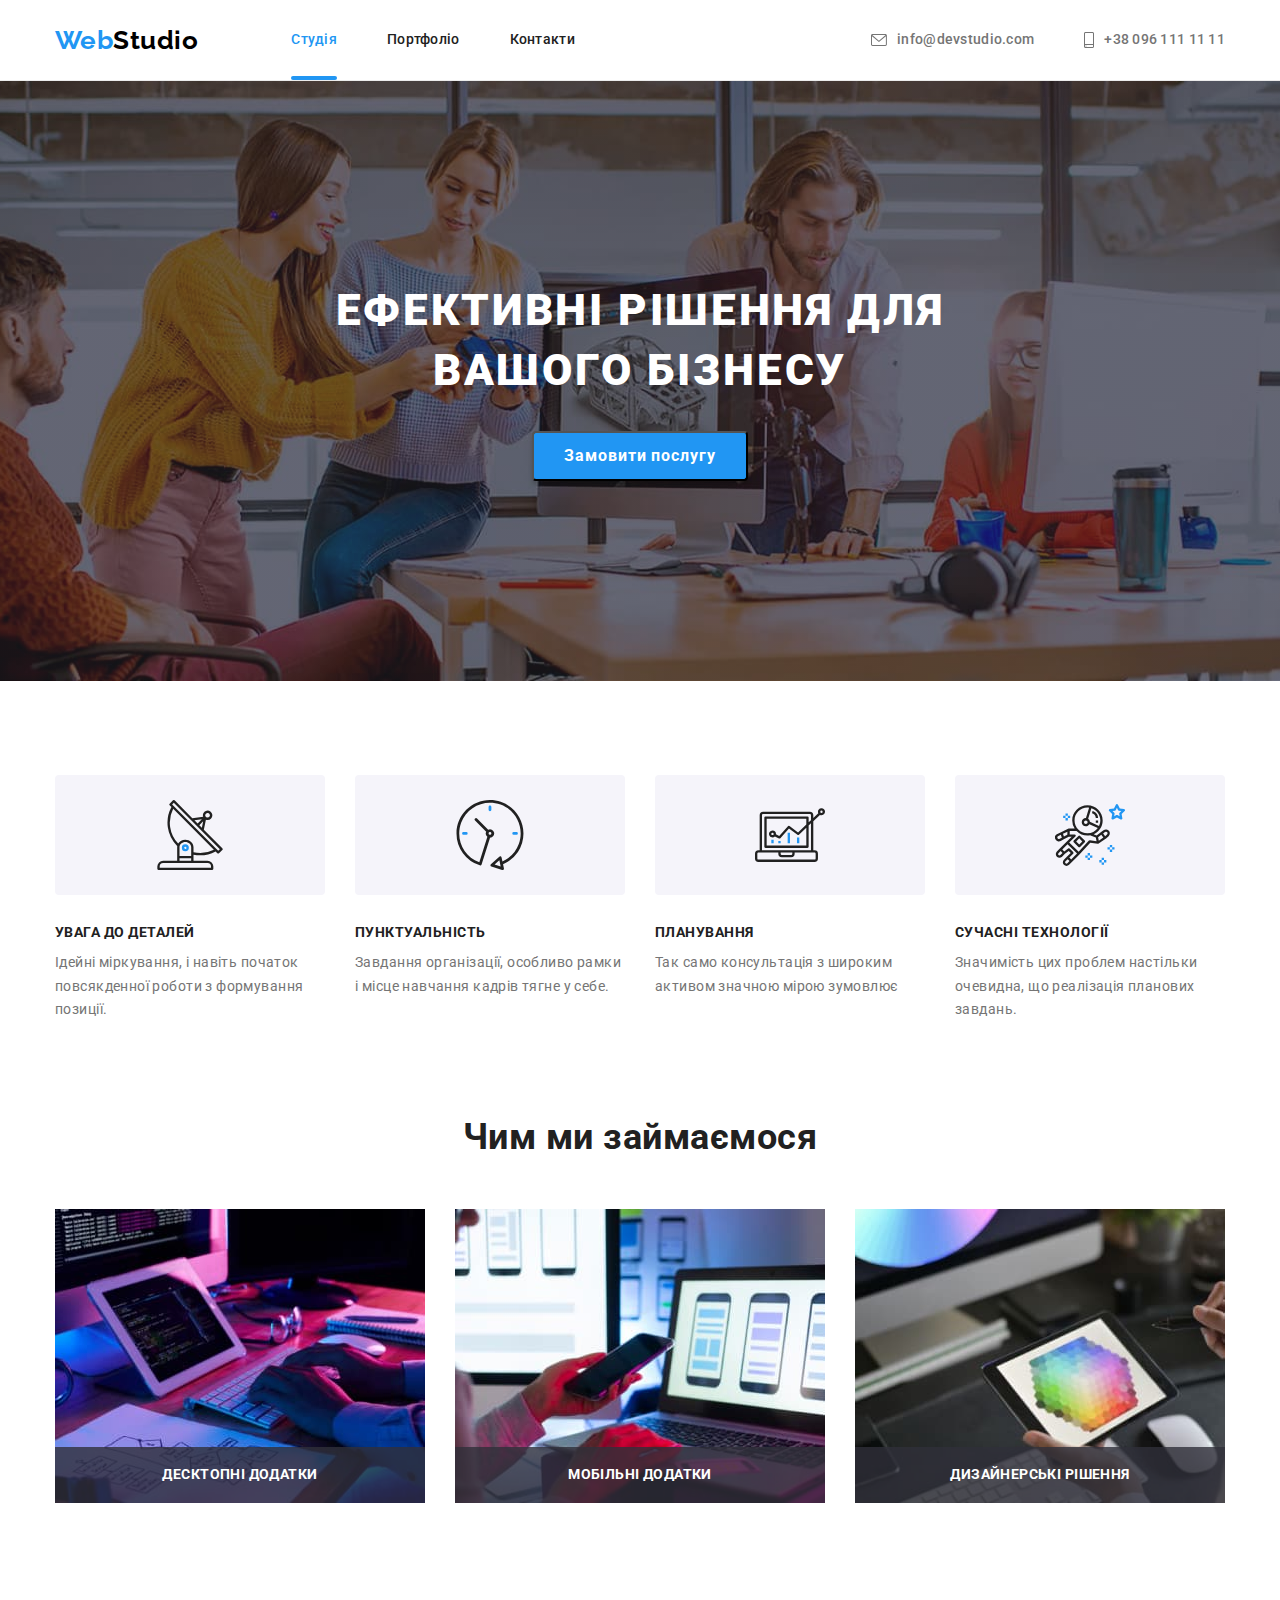
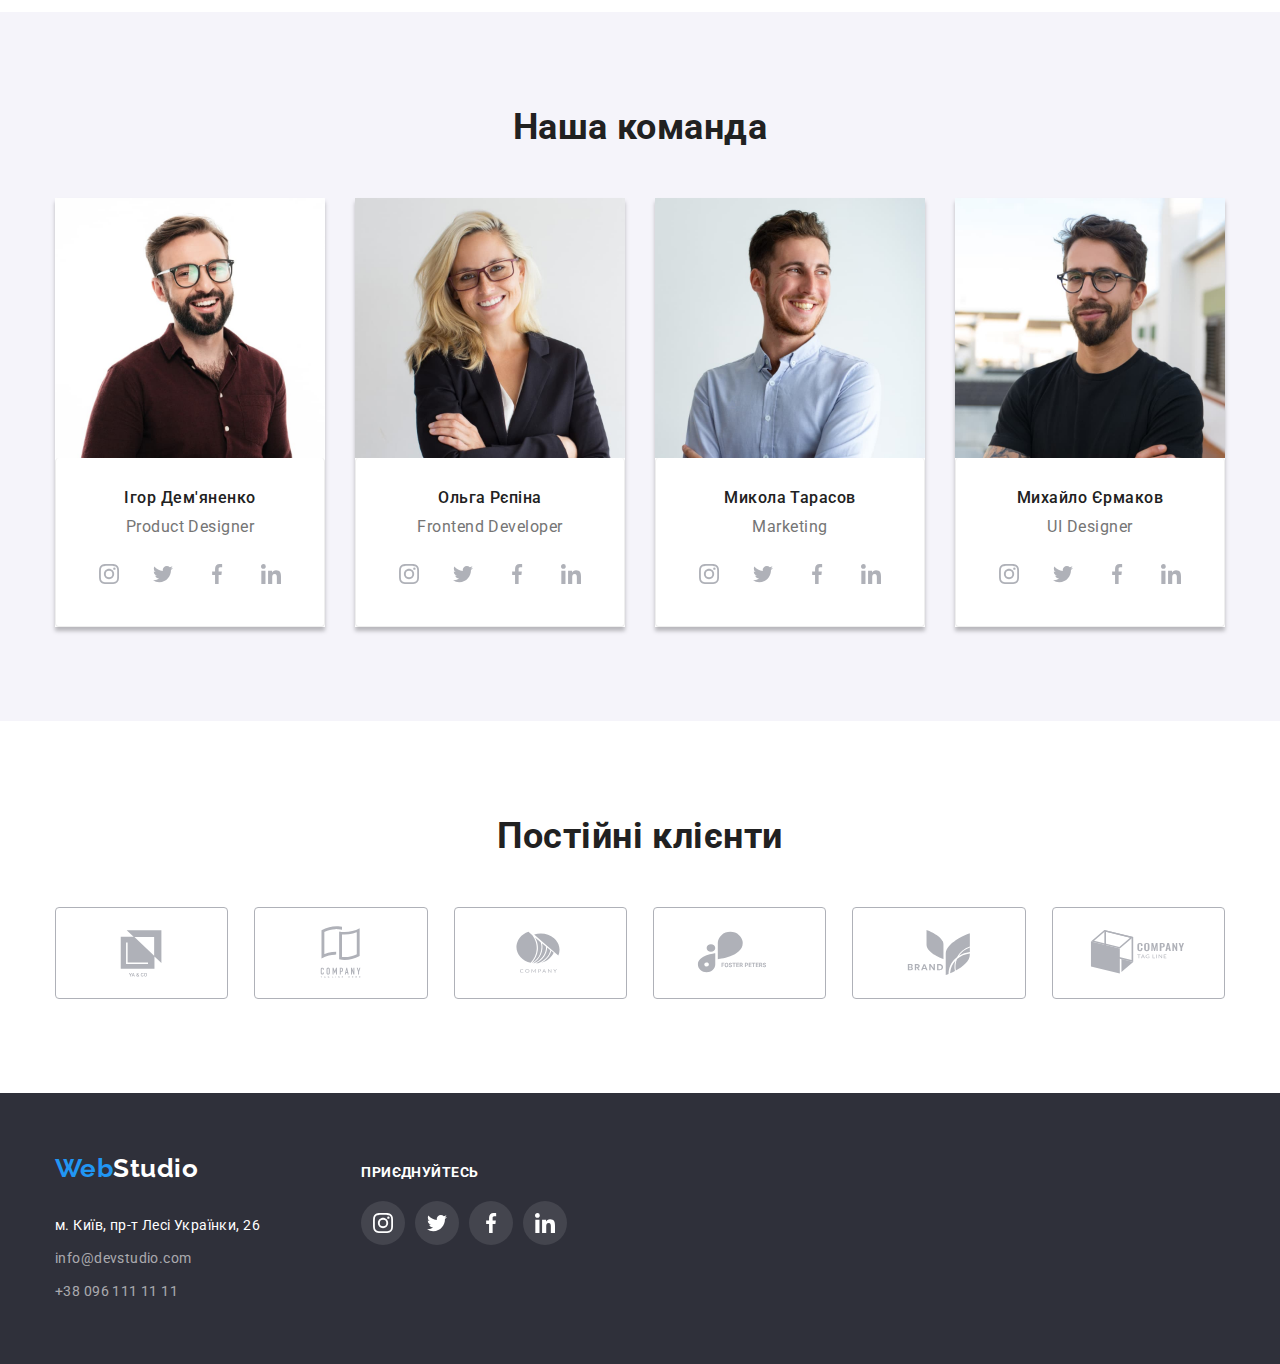
<file: index.html>
<!DOCTYPE html>
<html lang="uk">
  <head>
    <meta charset="UTF-8" />
    <meta http-equiv="X-UA-Compatible" content="IE=edge" />
    <meta name="viewport" content="width=device-width, initial-scale=1.0" />
    <title>WebStudio</title>

    <link rel="preconnect" href="https://fonts.googleapis.com" />
    <link rel="preconnect" href="https://fonts.gstatic.com" crossorigin />
    <link
      href="https://fonts.googleapis.com/css2?family=Montserrat&family=Raleway:wght@700&family=Roboto:wght@400;500;700;900&display=swap"
      rel="stylesheet"
    />
    <link
      rel="stylesheet"
      href="https://cdnjs.cloudflare.com/ajax/libs/modern-normalize/1.0.0/modern-normalize.min.css"
    />
    <link rel="stylesheet" href="./css/styles.css" />
  </head>

  <body class="page">
    <header class="header">
      <div class="container container-nav">
        <nav class="site-nav">
          <a href="./index.html" class="logo">
            Web<span class="logo-header">Studio</span>
          </a>

          <ul class="site-nav-list list">
            <li class="nav-name">
              <a href="./index.html" class="nav-name-link link current"
                >Студія</a
              >
            </li>
            <li class="nav-name">
              <a href="./portfolio.html" class="nav-name-link link"
                >Портфоліо</a
              >
            </li>
            <li class="nav-name">
              <a href="./Contacts.html" class="nav-name-link link">Контакти</a>
            </li>
          </ul>
        </nav>
        <div class="nav-contacts">
          <ul class="list nav-contacts-list">
            <li>
              <a href="mailto:info@devstudio.com" class="mailto">
                <svg class="icon-contacts-header" width="16" height="12">
                  <use href="./images/icons/symbol-defs.svg#envelope"></use>
                </svg>
                info@devstudio.com</a
              >
            </li>
            <li>
              <a href="tel:+380961111111" class="phone"
                ><svg class="icon-contacts-header" width="10" height="16">
                  <use href="./images/icons/symbol-defs.svg#smartphone"></use>
                </svg>
                +38 096 111 11 11</a
              >
            </li>
          </ul>
        </div>
      </div>
    </header>

    <main>
      <!--Hero-->
      <section class="hero overlay">
        <div class="container container-hero">
          <h1 class="hero-title">Ефективні рішення для вашого бізнесу</h1>
          <button type="button" class="order" data-modal-open>
            Замовити послугу
          </button>
        </div>
      </section>

      <!--Advantages-->
      <section class="section section-advantages">
        <div class="container advantages-container">
          <h2 hidden>Наші переваги</h2>
          <ul class="advantages-list list card-set">
            <li class="advantages-card card-set-item advantage-details">
              <div class="card-set-icon">
                <svg class="antenna" width="70" height="70">
                  <use href="./images/icons/symbol-defs.svg#antenna"></use>
                </svg>
              </div>
              <h3 class="advantages-title">Увага до деталей</h3>
              <p class="advantages-text">
                Ідейні міркування, i навіть початок повсякденної роботи з
                формування позиції.
              </p>
            </li>
            <li class="advantages-card card-set-item">
              <div class="card-set-icon">
                <svg class="clock" width="70" height="70">
                  <use href="./images/icons/symbol-defs.svg#clock"></use>
                </svg>
              </div>
              <h3 class="advantages-title">Пунктуальність</h3>
              <p class="advantages-text">
                Завдання організації, особливо рамки i місце навчання кадрів
                тягне у себе.
              </p>
            </li>
            <li class="advantages-card card-set-item">
              <div class="card-set-icon">
                <svg class="diagram" width="70" height="70">
                  <use href="./images/icons/symbol-defs.svg#diagram"></use>
                </svg>
              </div>
              <h3 class="advantages-title">Планування</h3>
              <p class="advantages-text">
                Так само консультація з широким активом значною мірою зумовлює
              </p>
            </li>
            <li class="advantages-card card-set-item">
              <div class="card-set-icon">
                <svg class="astronaut" width="70" height="70">
                  <use href="./images/icons/symbol-defs.svg#astronaut"></use>
                </svg>
              </div>
              <h3 class="advantages-title">Сучасні технології</h3>
              <p class="advantages-text">
                Значимість цих проблем настільки очевидна, що реалізація
                планових завдань.
              </p>
            </li>
          </ul>
        </div>
      </section>

      <!--Works-->
      <section class="section section-works">
        <div class="container">
          <h2 class="section-title">Чим ми займаємося</h2>
          <ul class="works list card-set">
            <li class="card-set-item works-item">
              <img
                src="./images/works-box1.jpg"
                alt="Робота за комп'ютером"
                width="370"
                height="294"
              />
              <div class="works-overlay">
                <p class="works-overlay-text">Десктопні додатки</p>
              </div>
            </li>
            <li class="card-set-item works-item">
              <img
                src="./images/works-box2.jpg"
                alt="Ноутбук з мобілним"
                width="370"
                height="294"
              />
              <div class="works-overlay">
                <p class="works-overlay-text">Мобільні додатки</p>
              </div>
            </li>
            <li class="card-set-item works-item">
              <img
                src="./images/works-box3.jpg"
                alt="Вибір кольрів макету"
                width="370"
                height="294"
              />
              <div class="works-overlay">
                <p class="works-overlay-text">Дизайнерські рішення</p>
              </div>
            </li>
          </ul>
        </div>
      </section>
      <!--Team-->
      <section class="section team">
        <div class="container">
          <h2 class="section-title">Наша команда</h2>
          <ul class="team-list list card-set">
            <li class="list-card card-set-item">
              <img
                class="img-team"
                src="./images/team-igor.jpg"
                alt="фото Ігоря"
                width="270"
                height="260"
              />
              <div class="team-card-wrap">
                <h3 class="team-name">Ігор Дем'яненко</h3>
                <p lang="en" class="team-position">Product Designer</p>
                <ul class="socials list">
                  <li class="socials-item">
                    <a
                      class="social-link link"
                      href="htpps://instagram.com"
                      target="_blank"
                      rel="noopener norefferer"
                      aria-label="Instagram"
                    >
                      <svg class="social-icon" width="20" height="20">
                        <use
                          href="./images/icons/symbol-defs.svg#instagram"
                        ></use></svg
                    ></a>
                  </li>
                  <li class="socials-item">
                    <a
                      class="social-link link"
                      href="https://twitter.com/"
                      target="_blank"
                      rel="noopener norefferer"
                      aria-label="Twitter"
                    >
                      <svg class="social-icon" width="20" height="20">
                        <use
                          href="./images/icons/symbol-defs.svg#twitter"
                        ></use></svg
                    ></a>
                  </li>
                  <li class="socials-item">
                    <a
                      class="social-link link"
                      href="htpps://facebook.com"
                      target="_blank"
                      rel="noopener norefferer"
                      aria-label="Instagram"
                    >
                      <svg class="social-icon" width="20" height="20">
                        <use
                          href="./images/icons/symbol-defs.svg#facebook"
                        ></use></svg
                    ></a>
                  </li>
                  <li class="socials-item">
                    <a
                      class="social-link link"
                      href="htpps://linkedin.com"
                      target="_blank"
                      rel="noopener norefferer"
                      aria-label="Instagram"
                    >
                      <svg class="social-icon" width="20" height="20">
                        <use
                          href="./images/icons/symbol-defs.svg#linkedin"
                        ></use></svg
                    ></a>
                  </li>
                </ul>
              </div>
            </li>
            <li class="list-card card-set-item">
              <img
                class="img-team"
                src="./images/team-olga.jpg"
                alt="фото Ольги"
                width="270"
                height="260"
              />
              <div class="team-card-wrap">
                <h3 class="team-name">Ольга Рєпіна</h3>
                <p lang="en" class="team-position">Frontend Developer</p>
                <ul class="socials list">
                  <li class="socials-item">
                    <a
                      class="social-link link"
                      href="htpps://instagram.com"
                      target="_blank"
                      rel="noopener norefferer"
                      aria-label="Instagram"
                    >
                      <svg class="social-icon" width="20" height="20">
                        <use
                          href="./images/icons/symbol-defs.svg#instagram"
                        ></use></svg
                    ></a>
                  </li>
                  <li class="socials-item">
                    <a
                      class="social-link link"
                      href="https://twitter.com/"
                      target="_blank"
                      rel="noopener norefferer"
                      aria-label="Twitter"
                    >
                      <svg class="social-icon" width="20" height="20">
                        <use
                          href="./images/icons/symbol-defs.svg#twitter"
                        ></use></svg
                    ></a>
                  </li>
                  <li class="socials-item">
                    <a
                      class="social-link link"
                      href="htpps://facebook.com"
                      target="_blank"
                      rel="noopener norefferer"
                      aria-label="Instagram"
                    >
                      <svg class="social-icon" width="20" height="20">
                        <use
                          href="./images/icons/symbol-defs.svg#facebook"
                        ></use></svg
                    ></a>
                  </li>
                  <li class="socials-item">
                    <a
                      class="social-link link"
                      href="htpps://linkedin.com"
                      target="_blank"
                      rel="noopener norefferer"
                      aria-label="Instagram"
                    >
                      <svg class="social-icon" width="20" height="20">
                        <use
                          href="./images/icons/symbol-defs.svg#linkedin"
                        ></use></svg
                    ></a>
                  </li>
                </ul>
              </div>
            </li>
            <li class="list-card card-set-item">
              <img
                class="img-team"
                src="./images/team-mikola.jpg"
                alt="фото Миколи"
                width="270"
                height="260"
              />
              <div class="team-card-wrap">
                <h3 class="team-name">Микола Тарасов</h3>
                <p lang="en" class="team-position">Marketing</p>
                <ul class="socials list">
                  <li class="socials-item">
                    <a
                      class="social-link link"
                      href="htpps://instagram.com"
                      target="_blank"
                      rel="noopener norefferer"
                      aria-label="Instagram"
                    >
                      <svg class="social-icon" width="20" height="20">
                        <use
                          href="./images/icons/symbol-defs.svg#instagram"
                        ></use></svg
                    ></a>
                  </li>
                  <li class="socials-item">
                    <a
                      class="social-link link"
                      href="https://twitter.com/"
                      target="_blank"
                      rel="noopener norefferer"
                      aria-label="Twitter"
                    >
                      <svg class="social-icon" width="20" height="20">
                        <use
                          href="./images/icons/symbol-defs.svg#twitter"
                        ></use></svg
                    ></a>
                  </li>
                  <li class="socials-item">
                    <a
                      class="social-link link"
                      href="htpps://facebook.com"
                      target="_blank"
                      rel="noopener norefferer"
                      aria-label="Instagram"
                    >
                      <svg class="social-icon" width="20" height="20">
                        <use
                          href="./images/icons/symbol-defs.svg#facebook"
                        ></use></svg
                    ></a>
                  </li>
                  <li class="socials-item">
                    <a
                      class="social-link link"
                      href="htpps://linkedin.com"
                      target="_blank"
                      rel="noopener norefferer"
                      aria-label="Instagram"
                    >
                      <svg class="social-icon" width="20" height="20">
                        <use
                          href="./images/icons/symbol-defs.svg#linkedin"
                        ></use></svg
                    ></a>
                  </li>
                </ul>
              </div>
            </li>
            <li class="list-card card-set-item">
              <img
                class="img-team"
                src="./images/team-mihalo.jpg"
                alt="фото Михайла"
                width="270"
                height="260"
              />
              <div class="team-card-wrap">
                <h3 class="team-name">Михайло Єрмаков</h3>
                <p lang="en" class="team-position">UI Designer</p>
                <ul class="socials list">
                  <li class="socials-item">
                    <a
                      class="social-link link"
                      href="htpps://instagram.com"
                      target="_blank"
                      rel="noopener norefferer"
                      aria-label="Instagram"
                    >
                      <svg class="social-icon" width="20" height="20">
                        <use
                          href="./images/icons/symbol-defs.svg#instagram"
                        ></use></svg
                    ></a>
                  </li>
                  <li class="socials-item">
                    <a
                      class="social-link link"
                      href="https://twitter.com/"
                      target="_blank"
                      rel="noopener norefferer"
                      aria-label="Twitter"
                    >
                      <svg class="social-icon" width="20" height="20">
                        <use
                          href="./images/icons/symbol-defs.svg#twitter"
                        ></use></svg
                    ></a>
                  </li>
                  <li class="socials-item">
                    <a
                      class="social-link link"
                      href="htpps://facebook.com"
                      target="_blank"
                      rel="noopener norefferer"
                      aria-label="Instagram"
                    >
                      <svg class="social-icon" width="20" height="20">
                        <use
                          href="./images/icons/symbol-defs.svg#facebook"
                        ></use></svg
                    ></a>
                  </li>
                  <li class="socials-item">
                    <a
                      class="social-link link"
                      href="htpps://linkedin.com"
                      target="_blank"
                      rel="noopener norefferer"
                      aria-label="Instagram"
                    >
                      <svg class="social-icon" width="20" height="20">
                        <use
                          href="./images/icons/symbol-defs.svg#linkedin"
                        ></use></svg
                    ></a>
                  </li>
                </ul>
              </div>
            </li>
          </ul>
        </div>
      </section>

      <!--Clients-->
      <section class="section section-clients">
        <div class="container container-clients">
          <h2 class="section-title">Постійні клієнти</h2>
          <ul class="clients list card-set">
            <li class="card-set-item item-clients">
              <a class="item-clients-link" href="" target="_blank">
                <svg class="clients-logo" width="106px" height="60px">
                  <use href="./images/icons/symbol-defs.svg#logo1"></use></svg
              ></a>
            </li>
            <li class="card-set-item item-clients">
              <a class="item-clients-link" href="">
                <svg class="clients-logo" width="106px" height="60px">
                  <use href="./images/icons/symbol-defs.svg#logo2"></use></svg
              ></a>
            </li>
            <li class="card-set-item item-clients">
              <a class="item-clients-link" href="">
                <svg class="clients-logo" width="106px" height="60px">
                  <use href="./images/icons/symbol-defs.svg#logo3"></use></svg
              ></a>
            </li>
            <li class="card-set-item item-clients">
              <a class="item-clients-link" href="">
                <svg class="clients-logo" width="106px" height="60px">
                  <use href="./images/icons/symbol-defs.svg#logo4"></use></svg
              ></a>
            </li>
            <li class="card-set-item item-clients">
              <a class="item-clients-link" href="">
                <svg class="clients-logo" width="106px" height="60px">
                  <use href="./images/icons/symbol-defs.svg#logo5"></use></svg
              ></a>
            </li>
            <li class="card-set-item item-clients">
              <a class="item-clients-link" href="">
                <svg class="clients-logo" width="106px" height="60px">
                  <use href="./images/icons/symbol-defs.svg#logo6"></use></svg
              ></a>
            </li>
          </ul>
        </div>
      </section>
    </main>

    <footer class="footer">
      <div class="container container-footer">
        <div class="footer-address-container">
          <a href="./index.html" class="logo logo-bottom">
            Web<span class="logo-footer">Studio</span>
          </a>
          <address class="footer-address">
            <ul class="address list">
              <li class="footer-list-address">
                <a
                  href="https://goo.gl/maps/4cQvQXaHQG23AaaY8"
                  target="_blank"
                  rel="noreferrer noopener nofollow"
                  class="footer-address-address"
                >
                  м. Київ, пр-т Лесі Українки, 26
                </a>
              </li>
              <li class="footer-list-address">
                <a href="mailto:info@devstudio.com" class="footer-contacts"
                  >info@devstudio.com</a
                >
              </li>
              <li class="footer-list-address">
                <a href="tel:+380961111111" class="footer-phone"
                  >+38 096 111 11 11</a
                >
              </li>
            </ul>
          </address>
        </div>
        <div class="footer-social-contacts">
          <h2 class="footer-social-header">Приєднуйтесь</h2>
          <ul class="socials list">
            <li class="socials-item">
              <a
                class="social-link link social-link-footer"
                href="htpps://instagram.com"
                target="_blank"
                rel="noopener norefferer"
                aria-label="Instagram"
              >
                <svg class="social-icon icon-footer" width="20" height="20">
                  <use
                    href="./images/icons/symbol-defs.svg#instagram"
                  ></use></svg
              ></a>
            </li>
            <li class="socials-item">
              <a
                class="social-link link social-link-footer"
                href="https://twitter.com/"
                target="_blank"
                rel="noopener norefferer"
                aria-label="Twitter"
              >
                <svg class="social-icon icon-footer" width="20" height="20">
                  <use href="./images/icons/symbol-defs.svg#twitter"></use></svg
              ></a>
            </li>
            <li class="socials-item">
              <a
                class="social-link link social-link-footer"
                href="htpps://facebook.com"
                target="_blank"
                rel="noopener norefferer"
                aria-label="Instagram"
              >
                <svg class="social-icon icon-footer" width="20" height="20">
                  <use
                    href="./images/icons/symbol-defs.svg#facebook"
                  ></use></svg
              ></a>
            </li>
            <li class="socials-item">
              <a
                class="social-link link social-link-footer"
                href="htpps://linkedin.com"
                target="_blank"
                rel="noopener norefferer"
                aria-label="Instagram"
              >
                <svg class="social-icon icon-footer" width="20" height="20">
                  <use
                    href="./images/icons/symbol-defs.svg#linkedin"
                  ></use></svg
              ></a>
            </li>
          </ul>
        </div>
      </div>
    </footer>

    <!-- Modal window -->
    <div class="backdrop is-hidden" data-modal>
      <div class="modal">
        <button class="modal-btn" data-modal-close>
          <svg class="close-modal" width="18px" height="18px">
            <use href="./images/icons/symbol-defs.svg#close-modal"></use>
          </svg>
        </button>
      </div>
    </div>

    <script src="./js/modal.js"></script>
  </body>
</html>
</file>
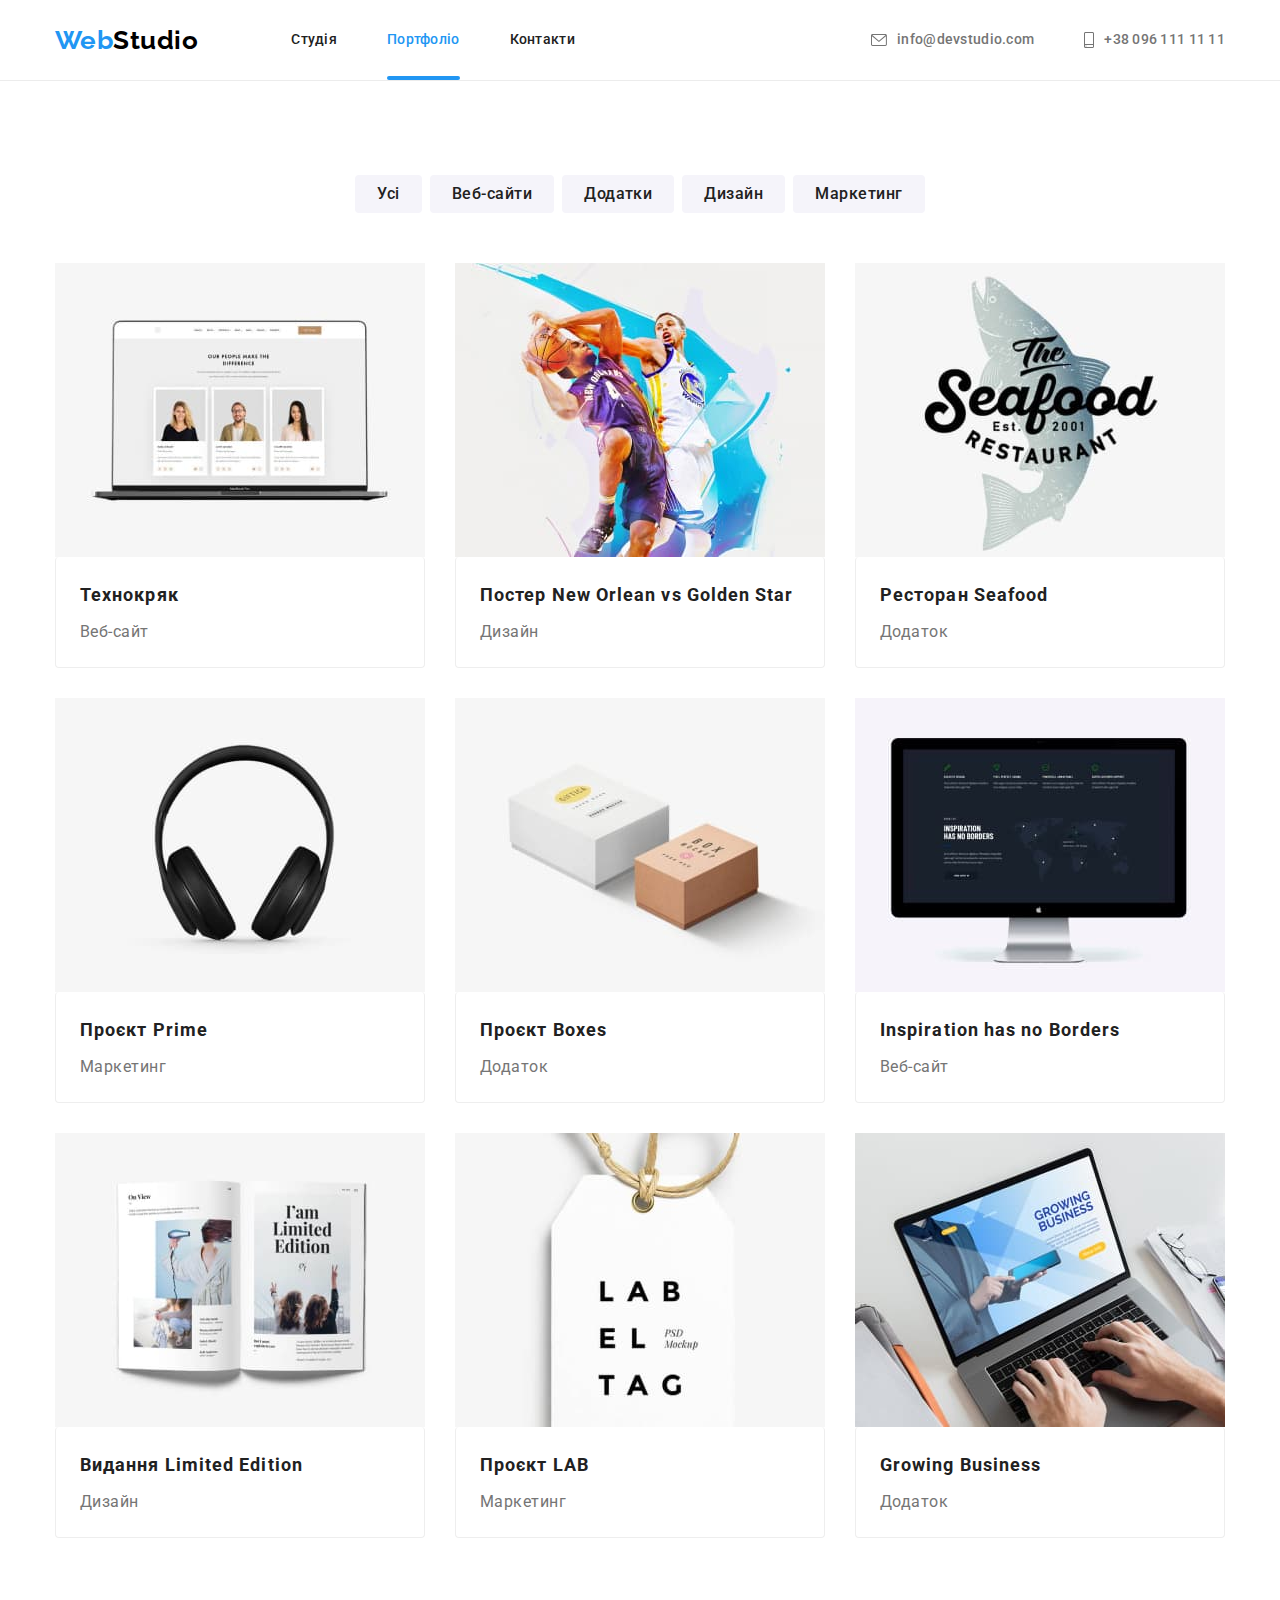
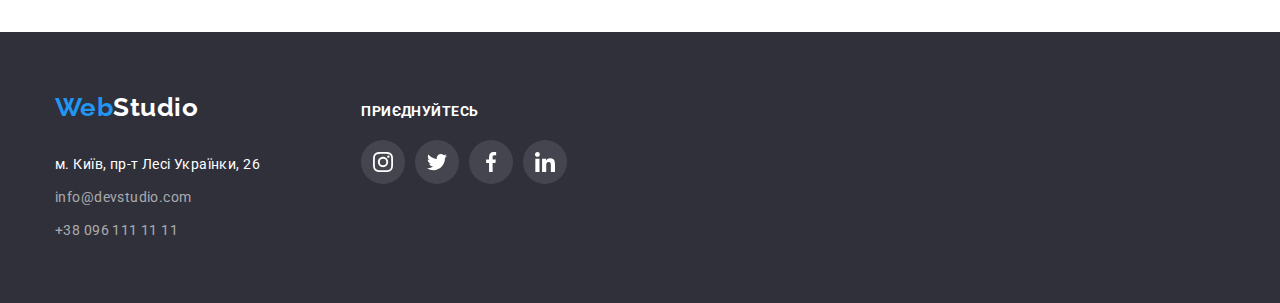
<file: portfolio.html>
<!DOCTYPE html>
<html lang="uk">
  <head>
    <meta charset="UTF-8" />
    <meta http-equiv="X-UA-Compatible" content="IE=edge" />
    <meta name="viewport" content="width=device-width, initial-scale=1.0" />
    <title>WebStudio</title>

    <link rel="preconnect" href="https://fonts.googleapis.com" />
    <link rel="preconnect" href="https://fonts.gstatic.com" crossorigin />
    <link
      href="https://fonts.googleapis.com/css2?family=Montserrat&family=Raleway:wght@700&family=Roboto:wght@400;500;700;900&display=swap"
      rel="stylesheet"
    />
    <link
      rel="stylesheet"
      href="https://cdnjs.cloudflare.com/ajax/libs/modern-normalize/1.0.0/modern-normalize.min.css"
    />
    <link rel="stylesheet" href="./css/styles.css" />
  </head>

  <body class="page">
    <header class="header">
      <div class="container container-nav">
        <nav class="site-nav">
          <a href="./index.html" class="logo">
            Web<span class="logo-header">Studio</span>
          </a>

          <ul class="site-nav-list list">
            <li class="nav-name">
              <a href="./index.html" class="nav-name-link link">Студія</a>
            </li>
            <li class="nav-name">
              <a href="./portfolio.html" class="nav-name-link link current"
                >Портфоліо</a
              >
            </li>
            <li class="nav-name">
              <a href="./Contacts.html" class="nav-name-link link">Контакти</a>
            </li>
          </ul>
        </nav>
        <div class="nav-contacts">
          <ul class="list nav-contacts-list">
            <li>
              <a href="mailto:info@devstudio.com" class="mailto">
                <svg class="icon-contacts-header" width="16" height="12">
                  <use href="./images/icons/symbol-defs.svg#envelope"></use>
                </svg>
                info@devstudio.com</a
              >
            </li>
            <li>
              <a href="tel:+380961111111" class="phone"
                ><svg class="icon-contacts-header" width="10" height="16">
                  <use href="./images/icons/symbol-defs.svg#smartphone"></use>
                </svg>
                +38 096 111 11 11</a
              >
            </li>
          </ul>
        </div>
      </div>
    </header>
    <main>
      <!-- Фільтр портфоліо -->
      <section class="portfolio section">
        <div class="container container-filter">
          <ul class="filter-list list">
            <li class="btn-filter">
              <button type="button" class="filter-button">Усі</button>
            </li>
            <li class="btn-filter">
              <button type="button" class="filter-button">Веб-сайти</button>
            </li>
            <li class="btn-filter">
              <button type="button" class="filter-button">Додатки</button>
            </li>
            <li class="btn-filter">
              <button type="button" class="filter-button">Дизайн</button>
            </li>
            <li class="btn-filter">
              <button type="button" class="filter-button">Маркетинг</button>
            </li>
          </ul>

          <h1 hidden>Портфоліо</h1>
          <ul class="portfolio-list list card-set">
            <li class="project-card card-set-item">
              <a href="" class="portfolio-link" target="_blank">
                <div class="project-thumb">
                  <img
                    src="./images/project-tehnokriak.jpg"
                    alt="Веб-сайт Технокряк"
                    width="370"
                    height="294"
                  />
                  <div class="project-overlay">
                    <p class="project-overlay-text">
                      Ресурс пропонує комплексні пропозиції з різним рівнем
                      функціоналу та сервісів. Все це дозволить відвідувачу
                      отримати вичерпні відомості про компанію чи приватну
                      особу.
                    </p>
                  </div>
                </div>

                <div class="project-card-wraper">
                  <h2 class="projects-title">Технокряк</h2>
                  <p class="project-text">Веб-сайт</p>
                </div>
              </a>
            </li>
            <li class="project-card card-set-item">
              <a href="" class="portfolio-link" target="_blank">
                <div class="project-thumb">
                  <img
                    src="./images/project-orlean.jpg"
                    alt="Дизайн постера"
                    width="370"
                    height="294"
                  />
                  <div class="project-overlay">
                    <p class="project-overlay-text">
                      Ресурс пропонує комплексні пропозиції з різним рівнем
                      функціоналу та сервісів. Все це дозволить відвідувачу
                      отримати вичерпні відомості про компанію чи приватну
                      особу.
                    </p>
                  </div>
                </div>
                <div class="project-card-wraper">
                  <h2 class="projects-title">
                    Постер New Orlean vs Golden Star
                  </h2>
                  <p class="project-text">Дизайн</p>
                </div>
              </a>
            </li>
            <li class="project-card card-set-item">
              <a href="" class="portfolio-link" target="_blank">
                <div class="project-thumb">
                  <img
                    src="./images/project-seafood.jpg"
                    alt="Додаток ресторана"
                    width="370"
                    height="294"
                  />
                  <div class="project-overlay">
                    <p class="project-overlay-text">
                      Ресурс пропонує комплексні пропозиції з різним рівнем
                      функціоналу та сервісів. Все це дозволить відвідувачу
                      отримати вичерпні відомості про компанію чи приватну
                      особу.
                    </p>
                  </div>
                </div>
                <div class="project-card-wraper">
                  <h2 class="projects-title">Ресторан Seafood</h2>
                  <p class="project-text">Додаток</p>
                </div>
              </a>
            </li>
            <li class="project-card card-set-item">
              <a href="" class="portfolio-link" target="_blank">
                <div class="project-thumb">
                  <img
                    src="./images/project-prime.jpg"
                    alt="Маркетинг Прайм"
                    width="370"
                    height="294"
                  />
                  <div class="project-overlay">
                    <p class="project-overlay-text">
                      Ресурс пропонує комплексні пропозиції з різним рівнем
                      функціоналу та сервісів. Все це дозволить відвідувачу
                      отримати вичерпні відомості про компанію чи приватну
                      особу.
                    </p>
                  </div>
                </div>
                <div class="project-card-wraper">
                  <h2 class="projects-title">Проєкт Prime</h2>
                  <p class="project-text">Маркетинг</p>
                </div>
              </a>
            </li>
            <li class="project-card card-set-item">
              <a href="" class="portfolio-link" target="_blank">
                <div class="project-thumb">
                  <img
                    src="./images/project-boxes.jpg"
                    alt="Додатек Boxes"
                    width="370"
                    height="294"
                  />
                  <div class="project-overlay">
                    <p class="project-overlay-text">
                      Ресурс пропонує комплексні пропозиції з різним рівнем
                      функціоналу та сервісів. Все це дозволить відвідувачу
                      отримати вичерпні відомості про компанію чи приватну
                      особу.
                    </p>
                  </div>
                </div>
                <div class="project-card-wraper">
                  <h2 class="projects-title">Проєкт Boxes</h2>
                  <p class="project-text">Додаток</p>
                </div>
              </a>
            </li>
            <li class="project-card card-set-item">
              <a href="" class="portfolio-link" target="_blank">
                <div class="project-thumb">
                  <img
                    src="./images/project-noborders.jpg"
                    alt="Веб-сайт No Borders"
                    width="370"
                    height="294"
                  />
                  <div class="project-overlay">
                    <p class="project-overlay-text">
                      Ресурс пропонує комплексні пропозиції з різним рівнем
                      функціоналу та сервісів. Все це дозволить відвідувачу
                      отримати вичерпні відомості про компанію чи приватну
                      особу.
                    </p>
                  </div>
                </div>
                <div class="project-card-wraper">
                  <h2 class="projects-title">Inspiration has no Borders</h2>
                  <p class="project-text">Веб-сайт</p>
                </div>
              </a>
            </li>
            <li class="project-card card-set-item">
              <a href="" class="portfolio-link" target="_blank">
                <div class="project-thumb">
                  <img
                    src="./images/project-vydania.jpg"
                    alt="Дизайн видання"
                    width="370"
                    height="294"
                  />
                  <div class="project-overlay">
                    <p class="project-overlay-text">
                      Ресурс пропонує комплексні пропозиції з різним рівнем
                      функціоналу та сервісів. Все це дозволить відвідувачу
                      отримати вичерпні відомості про компанію чи приватну
                      особу.
                    </p>
                  </div>
                </div>
                <div class="project-card-wraper">
                  <h2 class="projects-title">Видання Limited Edition</h2>
                  <p class="project-text">Дизайн</p>
                </div>
              </a>
            </li>
            <li class="project-card card-set-item">
              <a href="" class="portfolio-link" target="_blank">
                <div class="project-thumb">
                  <img
                    src="./images/project-lab.jpg"
                    alt="Маркетинг LAB"
                    width="370"
                    height="294"
                  />
                  <div class="project-overlay">
                    <p class="project-overlay-text">
                      Ресурс пропонує комплексні пропозиції з різним рівнем
                      функціоналу та сервісів. Все це дозволить відвідувачу
                      отримати вичерпні відомості про компанію чи приватну
                      особу.
                    </p>
                  </div>
                </div>
                <div class="project-card-wraper">
                  <h2 class="projects-title">Проєкт LAB</h2>
                  <p class="project-text">Маркетинг</p>
                </div>
              </a>
            </li>
            <li class="project-card card-set-item">
              <a href="" class="portfolio-link" target="_blank">
                <div class="project-thumb">
                  <img
                    src="./images/project-busines.jpg"
                    alt="Додаток Groving Business"
                    width="370"
                    height="294"
                  />
                  <div class="project-overlay">
                    <p class="project-overlay-text">
                      Ресурс пропонує комплексні пропозиції з різним рівнем
                      функціоналу та сервісів. Все це дозволить відвідувачу
                      отримати вичерпні відомості про компанію чи приватну
                      особу.
                    </p>
                  </div>
                </div>
                <div class="project-card-wraper">
                  <h2 class="projects-title">Growing Business</h2>
                  <p class="project-text">Додаток</p>
                </div>
              </a>
            </li>
          </ul>
        </div>
      </section>
    </main>

    <footer class="footer">
      <div class="container container-footer">
        <div class="footer-address-container">
          <a href="./index.html" class="logo logo-bottom">
            Web<span class="logo-footer">Studio</span>
          </a>
          <address class="footer-address">
            <ul class="address list">
              <li class="footer-list-address">
                <a
                  href="https://goo.gl/maps/4cQvQXaHQG23AaaY8"
                  target="_blank"
                  rel="noreferrer noopener nofollow"
                  class="footer-address-address"
                >
                  м. Київ, пр-т Лесі Українки, 26
                </a>
              </li>
              <li class="footer-list-address">
                <a href="mailto:info@devstudio.com" class="footer-contacts"
                  >info@devstudio.com</a
                >
              </li>
              <li class="footer-list-address">
                <a href="tel:+380961111111" class="footer-phone"
                  >+38 096 111 11 11</a
                >
              </li>
            </ul>
          </address>
        </div>
        <div class="footer-social-contacts">
          <h2 class="footer-social-header">Приєднуйтесь</h2>
          <ul class="socials list">
            <li class="socials-item">
              <a
                class="social-link link social-link-footer"
                href="htpps://instagram.com"
                target="_blank"
                rel="noopener norefferer"
                aria-label="Instagram"
              >
                <svg class="social-icon icon-footer" width="20" height="20">
                  <use
                    href="./images/icons/symbol-defs.svg#instagram"
                  ></use></svg
              ></a>
            </li>
            <li class="socials-item">
              <a
                class="social-link link social-link-footer"
                href="https://twitter.com/"
                target="_blank"
                rel="noopener norefferer"
                aria-label="Twitter"
              >
                <svg class="social-icon icon-footer" width="20" height="20">
                  <use href="./images/icons/symbol-defs.svg#twitter"></use></svg
              ></a>
            </li>
            <li class="socials-item">
              <a
                class="social-link link social-link-footer"
                href="htpps://facebook.com"
                target="_blank"
                rel="noopener norefferer"
                aria-label="Instagram"
              >
                <svg class="social-icon icon-footer" width="20" height="20">
                  <use
                    href="./images/icons/symbol-defs.svg#facebook"
                  ></use></svg
              ></a>
            </li>
            <li class="socials-item">
              <a
                class="social-link link social-link-footer"
                href="htpps://linkedin.com"
                target="_blank"
                rel="noopener norefferer"
                aria-label="Instagram"
              >
                <svg class="social-icon icon-footer" width="20" height="20">
                  <use
                    href="./images/icons/symbol-defs.svg#linkedin"
                  ></use></svg
              ></a>
            </li>
          </ul>
        </div>
      </div>
    </footer>
  </body>
</html>
</file>
<file: css/styles.css>
/* Цвет основного текста   #757575; */
/* Вторичный цвет текста rgba(255, 255, 255, 0.6)*/
/* цвет заголовков #212121 */
/* белый #FFFFFF */
/* акцент 2196F3*/
/* основной цвет фона #F5F5F5 */
/* вторичный цвет фона #F5F4FA*/

/* *,
*::before,
*::after {
  box-sizing: border-box;
  box-sizing: inherit;
}  */

:root {
  --primary-text-color: #757575;
  --title-text-color: #212121;
  --secondary-text-color: rgba(255, 255, 255, 0.6);
  --accent-color: #2196f3;
  --primary-white-color: #ffffff;
  --primary-black-color: #000000;
  --color-icons: #afb1b8;
  --background-color-main: #f5f5f5;
  --background-color-secondary: #f5f4fa;
  --background-color-dark: #2f303a;
  --background-color-hero: #c4c4c4;
  --border-color: #eeeeee;
  --border-color-header: #ececec;
  --overlay-bacground-color: rgba(47, 48, 58, 0.8);
  --timing-function: cubic-bezier(0.4, 0, 0.2, 1);
  --indent: 30px;
  --items: 3;
}

body {
  color: var(--primary-text-color);
  background-color: var(--primary-white-color);
  font-family: Roboto, "Open Sans", sans-serif;
  letter-spacing: 0.03em;
}

h1,
h2,
h3,
h4,
h5,
h6,
p {
  margin: 0;
}

.list {
  list-style: none;
  margin: 0;
  padding: 0;
}

img {
  display: block;
  max-width: 100%;
  height: auto;
}

.link {
  text-decoration: none;
}
.container {
  width: 1200px;
  padding-right: 15px;
  padding-left: 15px;
  margin-left: auto;
  margin-right: auto;
  align-items: center;
}

.logo-header {
  color: var(--primary-black-color);
}

/* Card Set */
.card-set {
  display: flex;
  flex-wrap: wrap;
  gap: var(--indent);
}

.card-set-item,
.card-set-icon {
  flex-basis: calc(
    (100% - var(--indent) * (var(--items) - 1)) / (var(--items))
  );
}

/* Навигация сайта */

.header {
  border-bottom: 1px solid var(--border-color-header);
}

.container-nav {
  display: flex;
  align-items: center;
}

.site-nav {
  margin-right: auto;
}

.site-nav .list a {
  font-weight: 500;
  font-size: 14px;
  line-height: 1.14;
  letter-spacing: 0.02em;
  color: var(--title-text-color);
  text-decoration: none;

  transition-property: color;
  transition-duration: 250ms;
  transition-timing-function: var(--timing-function);
}

.logo {
  font-family: "Raleway";
  font-weight: 700;
  font-size: 26px;
  line-height: 1.19;

  color: var(--accent-color);
  text-decoration: none;
  display: inline-block;
  align-items: center;
  margin-right: 93px;
}

.site-nav a:hover,
.site-nav a:focus {
  color: var(--accent-color);
}

.site-nav .link.current {
  color: var(--accent-color);
}

.site-nav {
  display: flex;
  align-items: center;
}
.site-nav-list {
  display: flex;
  align-items: center;
  gap: 50px;
}
.nav-name-link,
.mailto,
.phone {
  display: flex;
  align-items: center;
  gap: 10px;
  padding-top: 32px;
  padding-bottom: 32px;
}
.icon-contacts-header {
  fill: var(--primary-text-color);
}
.nav-name {
  position: relative;
}

.current::after {
  position: absolute;
  content: "";
  width: 100%;
  height: 4px;
  left: 0;
  bottom: 0;
  background: #2196f3;
  border-radius: 2px;
}

.nav-contacts-list {
  display: flex;
  align-items: center;
  margin-left: auto;
  margin-right: 0;
  gap: 50px;
}

.mailto,
.phone {
  font-weight: 500;
  font-size: 14px;
  line-height: 1.14;
  letter-spacing: 0.02em;
  color: var(--primary-text-color);
  text-decoration: none;

  transition-property: color;
  transition-duration: 250ms;
  transition-timing-function: var(--timing-function);
}

.mailto:hover,
.mailto:focus {
  color: var(--accent-color);
}

.phone:hover,
.phone:focus {
  color: var(--accent-color);
}

.icon-contacts-header {
  fill: currentColor;
}

/* Hero */
.hero {
  padding-top: 200px;
  padding-bottom: 200px;
}

.overlay {
  max-width: 1600px;
  margin-left: auto;
  margin-right: auto;
  background-color: var(--background-color-hero);
  background-image: linear-gradient(
      rgba(47, 48, 58, 0.4),
      rgba(47, 48, 58, 0.4)
    ),
    url(../images/backgraund/bg_img_hero.jpg);
  background-size: cover;
  background-repeat: no-repeat;
  background-position: center;
}

.hero .hero-title {
  color: var(--primary-white-color);
  font-weight: 900;
  font-size: 44px;
  line-height: 1.36;
  text-align: center;
  letter-spacing: 0.06em;
  text-transform: uppercase;

  box-sizing: content-box;
  width: 696px;

  margin-left: auto;
  margin-right: auto;
  margin-bottom: 30px;
}

.order {
  font-family: "Roboto";
  font-style: normal;
  font-weight: 700;
  font-size: 16px;
  line-height: 1.88;
  align-items: center;
  text-align: center;
  letter-spacing: 0.06em;
  color: var(--primary-white-color);
  background: var(--accent-color);
  cursor: pointer;
  box-shadow: 0px 4px 4px rgba(0, 0, 0, 0.15);
  border-radius: 4px;

  display: block;
  min-width: 216px;
  min-height: 50px;

  margin-left: auto;
  margin-right: auto;
}

/* Advantages */
.advantages-title {
  font-weight: 700;
  font-size: 14px;
  line-height: 1.14;
  text-transform: uppercase;
  color: var(--title-text-color);
}

.advantages-text {
  font-weight: 400;
  font-size: 14px;
  line-height: 1.71;
  letter-spacing: 0.03em;
  color: var(--primary-text-color);
}

.section-advantages {
  padding-top: 94px;
  padding-bottom: 94px;
}

.advantages-card {
  --items: 4;
  min-width: 270px;
}

.card-set-icon {
  border-radius: 4px;
}
advantages-card:nth-child(4n) {
  margin-right: 0;
}
.advantages-title {
  margin-bottom: 10px;
}

.card-set-icon {
  display: flex;
  justify-content: center;
  align-items: center;
  content: "";
  height: 120px;
  margin-bottom: 30px;
  background-size: contain;
  background-color: var(--background-color-secondary);
}

/* Works */
.section-title {
  font-weight: 700;
  font-size: 36px;
  line-height: 1.17;
  text-align: center;
  color: var(--title-text-color);

  margin-bottom: 50px;
}

.section-works {
  padding-bottom: 109px;
}

.works-item {
  position: relative;
}
.works-overlay {
  position: absolute;
  bottom: 0;
  width: 100%;
  padding-top: 27px;
  padding-bottom: 27px;
  background-color: var(--overlay-bacground-color);
  backdrop-filter: blur (2px);
}

.works-overlay-text {
  font-weight: 700;
  font-size: 14px;
  line-height: 1.14px;
  text-align: center;
  letter-spacing: 0.03em;
  text-transform: uppercase;

  color: var(--primary-white-color);
}

/* Team */
.team {
  background-color: var(--background-color-secondary);
}
.list-card {
  background-color: var(--primary-white-color);
  --items: 4;
  box-shadow: 0px 4px 4px rgba(0, 0, 0, 0.25);
}

.team-card-wrap {
  border: 1px solid var(--border-color);
  border-top: none;
  border-radius: 4px;
  padding-top: 30px;
  padding-bottom: 30px;
}

.team-name {
  font-weight: 500;
  font-size: 16px;
  line-height: 1.19;
  text-align: center;
  letter-spacing: 0.03em;
  color: var(--title-text-color);
  margin-bottom: 10px;
}

.team-position {
  font-size: 16px;
  line-height: 1.19;
  text-align: center;
  letter-spacing: 0.03em;
  color: var(--primary-text-color);
  margin-bottom: 16px;
}

.team {
  padding-top: 94px;
  padding-bottom: 94px;
}
.socials {
  display: flex;
  justify-content: center;
  align-items: center;
  gap: 10px;
}

.social-link {
  display: flex;
  justify-content: center;
  align-items: center;
  width: 44px;
  height: 44px;
  border-radius: 50%;
  fill: var(--color-icons);

  transition-property: fill, background-color;
  transition-duration: 250ms;
  transition-timing-function: var(--timing-function);
}

.social-link:hover,
.social-link:focus {
  fill: var(--primary-white-color);
  background-color: var(--accent-color);
}

/* Clients */
.container-clients {
  padding-top: 94px;
  padding-bottom: 94px;
}
.clients {
  --indent: 26px;
  margin-left: auto;
  margin-right: auto;
}
.item-clients {
  background-color: var(--primary-white-color);
  min-width: 170px;
  min-height: 92px;

  --items: 6;
}
.item-clients-link {
  min-width: 170px;
  min-height: 92px;
  border: 1px solid var(--color-icons);
  border-radius: 4px;
  display: flex;
  justify-content: center;
  align-items: center;

  transition-property: border-color;
  transition-duration: 250ms;
  transition-timing-function: var(--timing-function);
}

.item-clients-link:hover,
.item-clients-link:focus {
  border-color: var(--accent-color);
}

.item-clients-link:hover .clients-logo,
.item-clients-link:focus .clients-logo {
  fill: var(--accent-color);
}

.item-clients:last-child {
  margin-right: 0;
}

.clients-logo {
  fill: #afb1b8;
  transition-property: fill;
  transition-duration: 250ms;
  transition-timing-function: var(--timing-function);
}

/* Footer */
.footer {
  background: var(--background-color-dark);
  padding-top: 60px;
  padding-bottom: 60px;
}
.container-footer {
  display: flex;
  align-items: baseline;
  gap: 70px;
}

.logo-bottom {
  display: inline-block;
}

.footer-address-address {
  font-style: normal;
  font-size: 14px;
  line-height: 1.71;
  letter-spacing: 0.03em;
  color: var(--primary-white-color);
  text-decoration: none;
}

.footer-contacts,
.footer-phone {
  font-style: normal;
  font-size: 14px;
  line-height: 1.71;
  letter-spacing: 0.03em;
  color: var(--secondary-text-color);
  text-decoration: none;
}

.footer-list-address {
  display: block;
}

.address {
  display: block;
  margin-top: 30px;
}

.footer-list-address:not(:last-child) {
  margin-bottom: 9px;
}

.logo-footer {
  color: var(--primary-white-color);
}

.footer-social-header {
  font-weight: 700;
  font-size: 14px;
  line-height: 1.14;
  letter-spacing: 0.03em;
  text-transform: uppercase;
  color: var(--primary-white-color);
  margin-bottom: 20px;
}

.icon-footer {
  fill: var(--primary-white-color);
}
.social-link-footer {
  background-color: rgba(255, 255, 255, 0.1);
}

/* Портфоліо. Фільтр-ліст */

.portfolio {
  padding-top: 94px;
  padding-bottom: 94px;
}

.filter-button {
  font-family: "Roboto";
  font-weight: 500;
  font-size: 16px;
  line-height: 1.63;
  text-align: center;
  letter-spacing: 0.03em;
  color: var(--title-text-color);
  background-color: var(--background-color-secondary);
  cursor: pointer;

  border: none;
  border-radius: 4px;

  display: block;
  padding: 6px 22px;
  align-items: center;

  transition-property: color, background-color, box-shadow;
  transition-duration: 250ms;
  transition-timing-function: var(--timing-function);
}

.filter-list {
  display: flex;
  gap: 8px;
  margin-left: auto;
  margin-right: auto;
  margin-bottom: 50px;
  justify-content: center;
}

.project-card-wraper {
  padding: 20px 24px;
  min-width: 322px;
  border: 1px solid var(--border-color);
  border-top: none;
  border-radius: 4px;
}

.filter-button:hover,
.filter-button:focus,
.filter-button:active {
  color: var(--primary-white-color);
  background-color: var(--accent-color);
  box-shadow: 0px 4px 4px rgba(0, 0, 0, 0.25);
}

.projects-title {
  font-weight: 700;
  font-size: 18px;
  line-height: 2;
  letter-spacing: 0.06em;
  text-decoration: none;
  color: var(--title-text-color);
  margin-bottom: 4px;
}

.project-text {
  font-size: 16px;
  line-height: 1.88;
  letter-spacing: 0.03em;
  text-decoration: none;
  color: var(--primary-text-color);
}

.project-card {
  background: var(--primary-white-color);
  min-width: 370px;
}

.project-card:nth-child(3n) {
  margin-right: 0;
}
.portfolio-link {
  text-decoration: none;
}

.project-thumb {
  position: relative;
  overflow: hidden;
}
.project-overlay {
  position: absolute;
  left: 0;
  bottom: 0;

  font-weight: 400;
  font-size: 18px;
  line-height: 1.56;
  letter-spacing: 0.03em;
  color: var(--primary-white-color);

  padding: 63px 24px;

  width: 100%;
  height: 100%;
  background-color: rgba(33, 150, 243, 0.9);

  transform: translateY(100%);
  transition: transform 250ms var(--timing-function);
}

.project-card:hover .project-overlay,
.project-card:focus .project-overlay {
  box-shadow: 0px 4px 4px rgba(0, 0, 0, 0.25);
  text-decoration: none;
  transform: translateY(0);
}

/* Modal window */
.backdrop {
  position: fixed;
  top: 0;
  left: 0;
  z-index: 100;

  width: 100%;
  height: 100%;

  background-color: rgba(0, 0, 0, 0.2);
  transition: opacity 300ms cubic-bezier(0.42, 0, 0.58, 1),
    visibility 300ms cubic-bezier(0.42, 0, 0.58, 1);
}
.backdrop.is-hidden {
  opacity: 0;
  visibility: hidden;
  pointer-events: none;
}

.modal {
  position: absolute;
  top: 50%;
  left: 50%;
  transform: translateX(-50%) translateY(-50%);
  width: 528px;
  height: 581px;
  background-color: var(--primary-white-color);
  border-radius: 4px;
  transition: transform 500ms, opacity 500ms;
}
.backdrop.is-hidden .modal {
  transform: translateX(90%) translateY(80%);
  opacity: 0;
}
.modal-btn {
  position: absolute;
  top: 8px;
  right: 8px;

  padding: 0;

  display: inline-flex;
  align-items: center;
  justify-content: center;

  width: 30px;
  height: 30px;
  background-color: var(--primary-white-color);
  border-radius: 50%;
  border: 1px solid rgba(0, 0, 0, 0.1);
  cursor: pointer;
}

.close-modal {
  fill: #000000;
}
</file>
